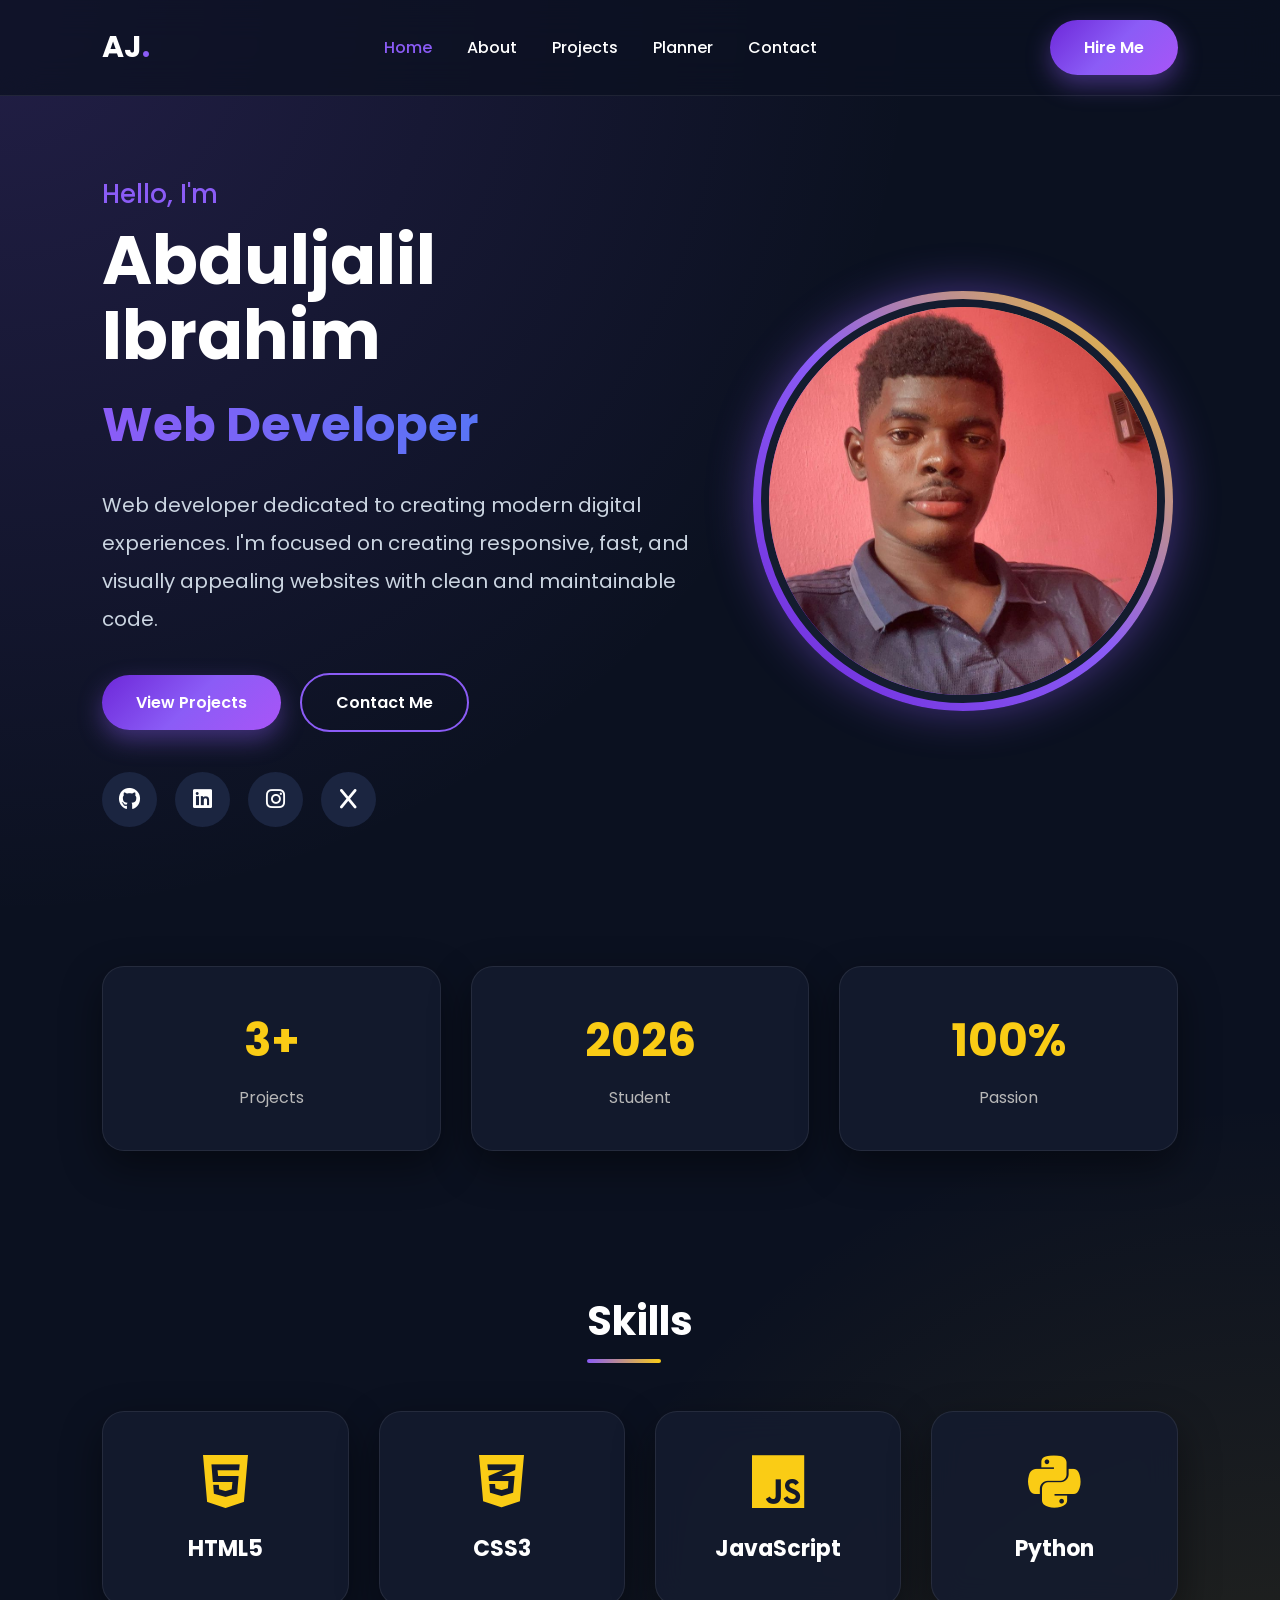
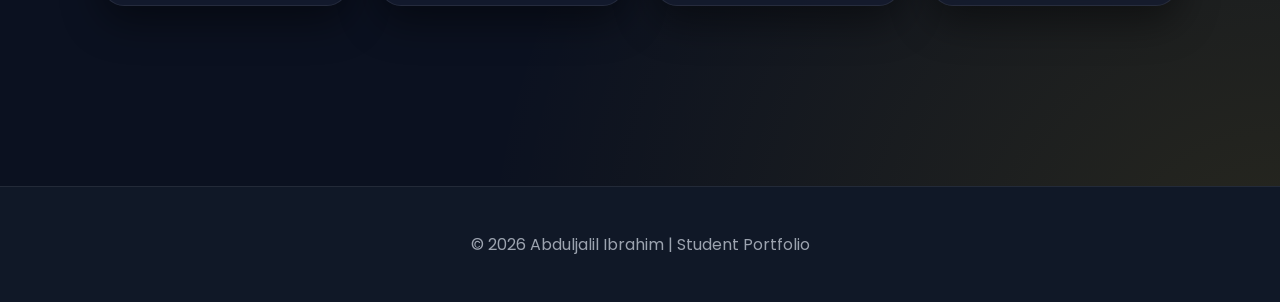
<file: index.html>
<!DOCTYPE html>
<html lang="en">

<head>

<meta charset="UTF-8">
<meta name="viewport" content="width=device-width, initial-scale=1.0">

<title>Abduljalil Ibrahim | Portfolio</title>

<link rel="stylesheet" href="css/style.css">

<link rel="preconnect" href="https://fonts.googleapis.com">
<link rel="preconnect" href="https://fonts.gstatic.com" crossorigin>

<link href="https://fonts.googleapis.com/css2?family=Poppins:wght@300;400;500;600;700;800&display=swap" rel="stylesheet">

<link rel="stylesheet"
href="https://cdnjs.cloudflare.com/ajax/libs/font-awesome/6.5.2/css/all.min.css">

</head>

<body>

<!--================ NAVIGATION ================-->

<header>

<nav class="navbar">

<div class="logo">
AJ<span>.</span>
</div>

<ul class="nav-links">

<li><a href="index.html" class="active">Home</a></li>

<li><a href="about.html">About</a></li>

<li><a href="projects.html">Projects</a></li>

<li><a href="planner.html">Planner</a></li>

<li><a href="contact.html">Contact</a></li>

</ul>

<a href="contact.html" class="hire-btn">

Hire Me

</a>

</nav>

</header>

<section class="hero">

    <div class="hero-left">

        <h3>Hello, I'm</h3>

        <h1>Abduljalil Ibrahim</h1>

        <h2>Web Developer</h2>

        <p>
            Web developer dedicated to creating modern digital
            experiences. I'm focused on creating responsive, fast,
            and visually appealing websites with clean and maintainable
            code.
        </p>

        <div class="hero-buttons">
            <a href="projects.html" class="btn">View Projects</a>
            <a href="contact.html" class="btn-outline">Contact Me</a>
        </div>

        <div class="social-icons">
            <a href="https://github.com/BlaqSpartan"><i class="fab fa-github"></i></a>
            <a href="https://linkedin.com/in/Abduljalil Ibrahim"><i class="fab fa-linkedin"></i></a>
            <a href="https://instagram.com/lwad.26"><i class="fab fa-instagram"></i></a>
            <a href="https://x.com/lwJalil"><i class="fab fa-x"></i></a>
        </div>

    </div>

    <div class="hero-right">

        <div class="image-box">
            <img src="images/me.jpeg" alt="Profile">
        </div>

    </div>

</section>


<section class="stats">

<div class="stat-card">

<h2>3+</h2>

<p>Projects</p>

</div>

<div class="stat-card">

<h2>2026</h2>

<p>Student</p>

</div>

<div class="stat-card">

<h2>100%</h2>

<p>Passion</p>

</div>

</section>


<section class="skills-preview">

<h2>

Skills

</h2>

<div class="skills-grid">

<div class="skill">

<i class="fab fa-html5"></i>

<h3>HTML5</h3>

</div>

<div class="skill">

<i class="fab fa-css3-alt"></i>

<h3>CSS3</h3>

</div>

<div class="skill">

<i class="fab fa-js"></i>

<h3>JavaScript</h3>

</div>

<div class="skill">

<i class="fab fa-python"></i>

<h3>Python</h3>

</div>

</div>

</section>

<!--================ FOOTER ================-->

<footer>

<p>

© 2026 Abduljalil Ibrahim | Student Portfolio

</p>

</footer>

</body>

</html>
</file>
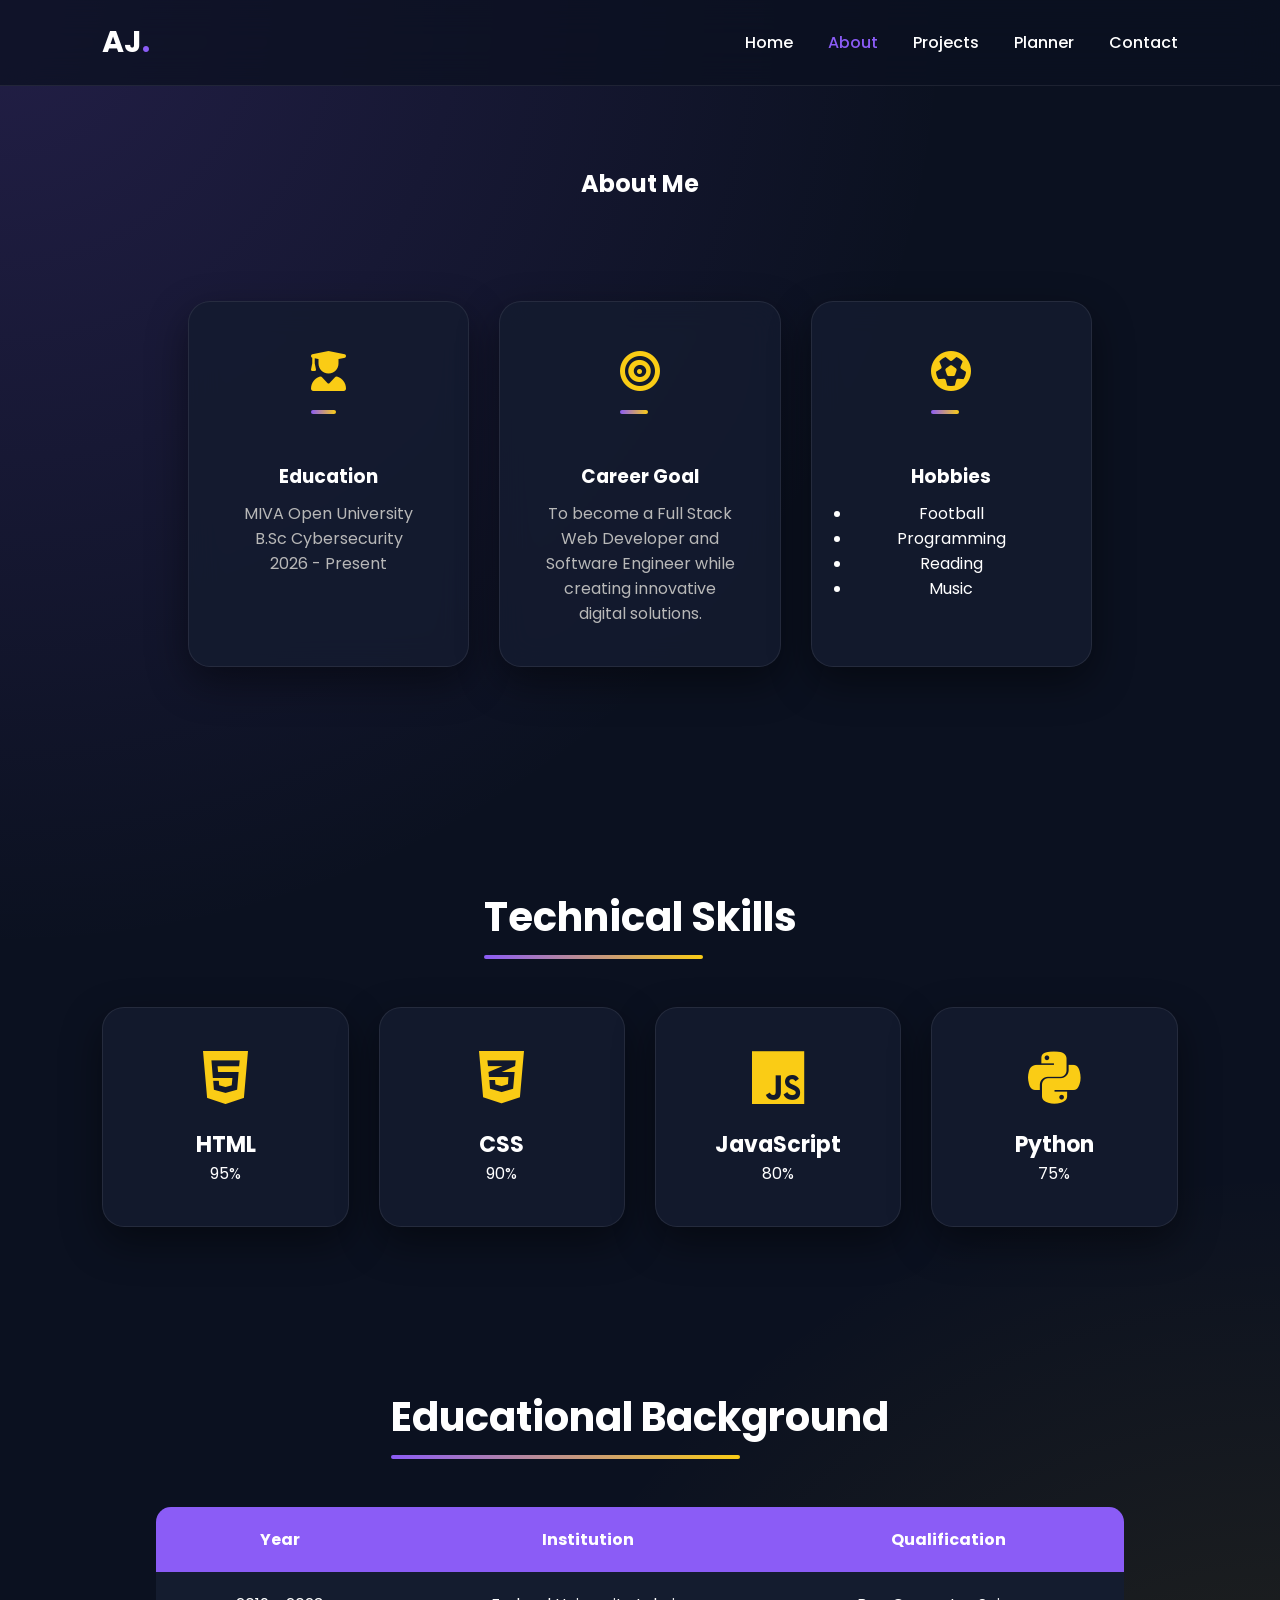
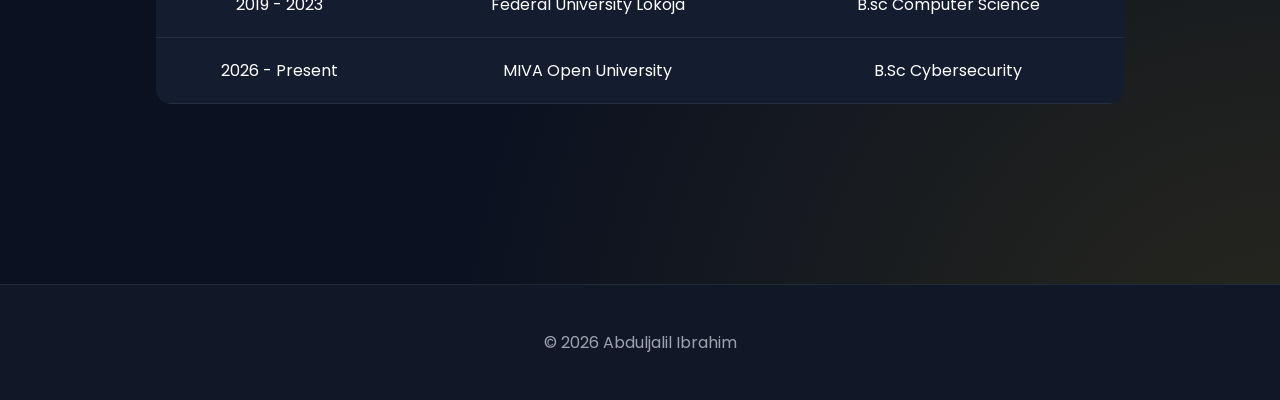
<file: about.html>
<!DOCTYPE html>
<html lang="en">

<head>

<meta charset="UTF-8">

<meta name="viewport" content="width=device-width, initial-scale=1.0">

<title>About Me</title>

<link rel="stylesheet" href="css/style.css">

<link rel="preconnect" href="https://fonts.googleapis.com">

<link rel="preconnect" href="https://fonts.gstatic.com" crossorigin>

<link href="https://fonts.googleapis.com/css2?family=Poppins:wght@300;400;500;600;700&display=swap" rel="stylesheet">

<link rel="stylesheet"
href="https://cdnjs.cloudflare.com/ajax/libs/font-awesome/6.5.2/css/all.min.css">

</head>

<body>

<header>

<nav class="navbar">

<div class="logo">

AJ<span>.</span>

</div>

<ul class="nav-links">

<li><a href="index.html">Home</a></li>

<li><a href="about.html" class="active">About</a></li>

<li><a href="projects.html">Projects</a></li>

<li><a href="planner.html">Planner</a></li>

<li><a href="contact.html">Contact</a></li>

</ul>

</nav>

</header>

<section class="skills-preview">

<h1 style="margin-bottom:40px;">About Me</h1>

<div class="stats">

<div class="stat-card">

<h2><i class="fas fa-user-graduate"></i></h2>

<h3>Education</h3>

<p>

MIVA Open University

<br>

B.Sc Cybersecurity

<br>

2026 - Present

</p>

</div>

<div class="stat-card">

<h2><i class="fas fa-bullseye"></i></h2>

<h3>Career Goal</h3>

<p>

To become a Full Stack Web Developer and Software Engineer while creating innovative digital solutions.

</p>

</div>

<div class="stat-card">

<h2><i class="fas fa-futbol"></i></h2>

<h3>Hobbies</h3>

<p>


    <ul>
        <li>Football</li>
        <li>Programming</li>
        <li>Reading</li>
        <li>Music</li>
    </ul>
</p>

</div>

</div>

</section>

<section class="skills-preview">

<h2>Technical Skills</h2>

<div class="skills-grid">

<div class="skill">

<i class="fab fa-html5"></i>

<h3>HTML</h3>

<p>95%</p>

</div>

<div class="skill">

<i class="fab fa-css3-alt"></i>

<h3>CSS</h3>

<p>90%</p>

</div>

<div class="skill">

<i class="fab fa-js"></i>

<h3>JavaScript</h3>

<p>80%</p>

</div>

<div class="skill">

<i class="fab fa-python"></i>

<h3>Python</h3>

<p>75%</p>

</div>

</div>

</section>

<section class="skills-preview">

<h2>Educational Background</h2>

<table class="education-table">

<tr>

<th>Year</th>

<th>Institution</th>

<th>Qualification</th>

</tr>

<tr>

<td>2019 - 2023</td>

<td>Federal University Lokoja</td>

<td>B.sc Computer Science</td>

</tr>

<tr>

<td>2026 - Present</td>

<td>MIVA Open University</td>

<td>B.Sc Cybersecurity</td>

</tr>

</table>

</section>

<footer>

<p>

© 2026 Abduljalil Ibrahim

</p>

</footer>

</body>

</html>
</file>
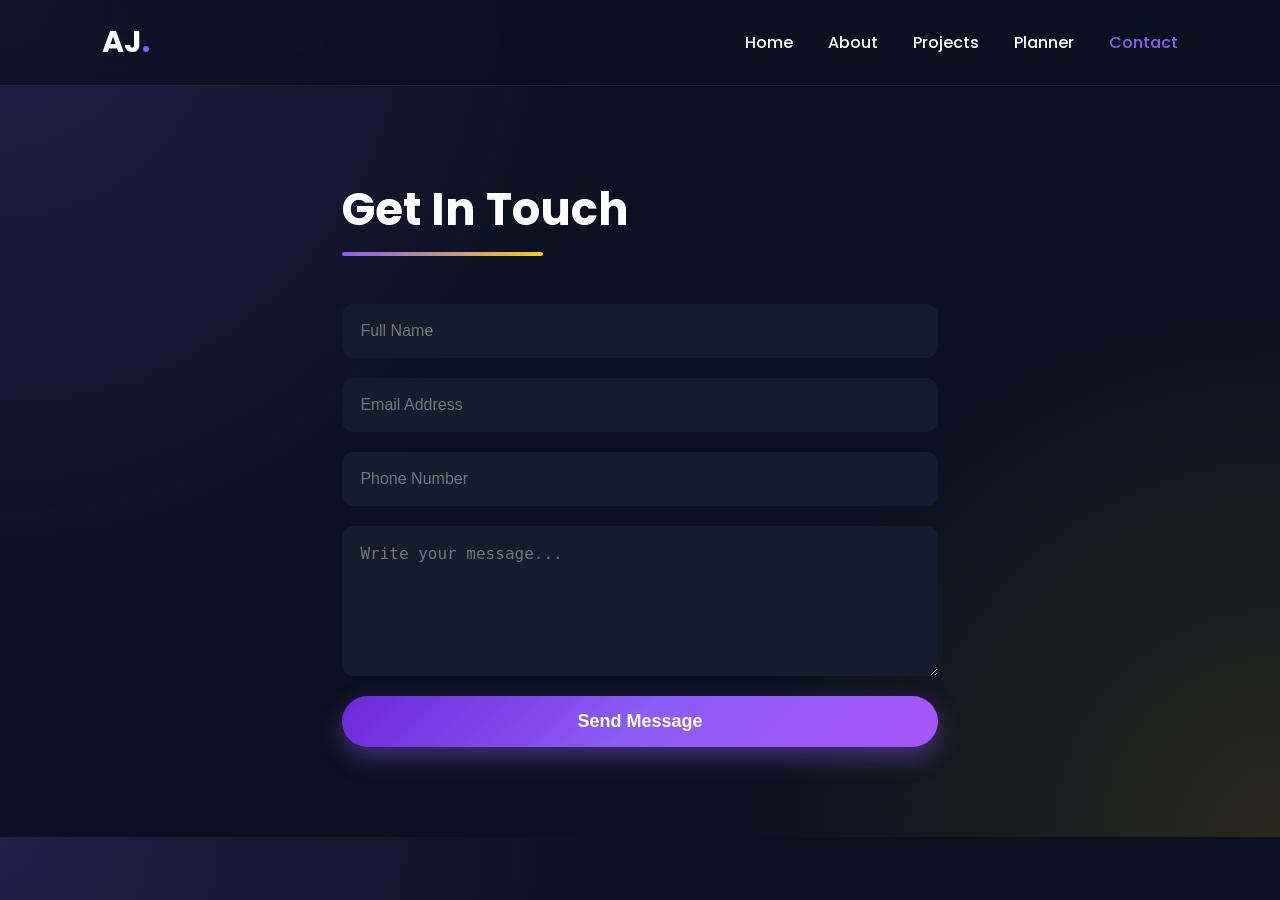
<file: contact.html>
<!DOCTYPE html>
<html lang="en">

<head>

<meta charset="UTF-8">

<meta name="viewport" content="width=device-width, initial-scale=1.0">

<title>Contact Me</title>

<link rel="stylesheet" href="css/style.css">

<link rel="preconnect" href="https://fonts.googleapis.com">

<link rel="preconnect" href="https://fonts.gstatic.com" crossorigin>

<link href="https://fonts.googleapis.com/css2?family=Poppins:wght@300;400;500;600;700&display=swap" rel="stylesheet">

<link rel="stylesheet"
href="https://cdnjs.cloudflare.com/ajax/libs/font-awesome/6.5.2/css/all.min.css">

</head>

<body>

<header>

<nav class="navbar">

<div class="logo">

AJ<span>.</span>

</div>

<ul class="nav-links">

<li><a href="index.html">Home</a></li>

<li><a href="about.html">About</a></li>

<li><a href="projects.html">Projects</a></li>

<li><a href="planner.html">Planner</a></li>

<li><a href="contact.html" class="active">Contact</a></li>

</ul>

</nav>

</header>

<section class="contact">

<h1>Get In Touch</h1>

<form id="contactForm">

<input
type="text"
id="name"
placeholder="Full Name">

<input
type="email"
id="email"
placeholder="Email Address">

<input
type="text"
id="phone"
placeholder="Phone Number">

<textarea
id="message"
rows="6"
placeholder="Write your message..."></textarea>

<button type="submit">

Send Message

</button>

</form>

</section>

<script src="js/contact.js"></script>

</body>

</html>
</file>
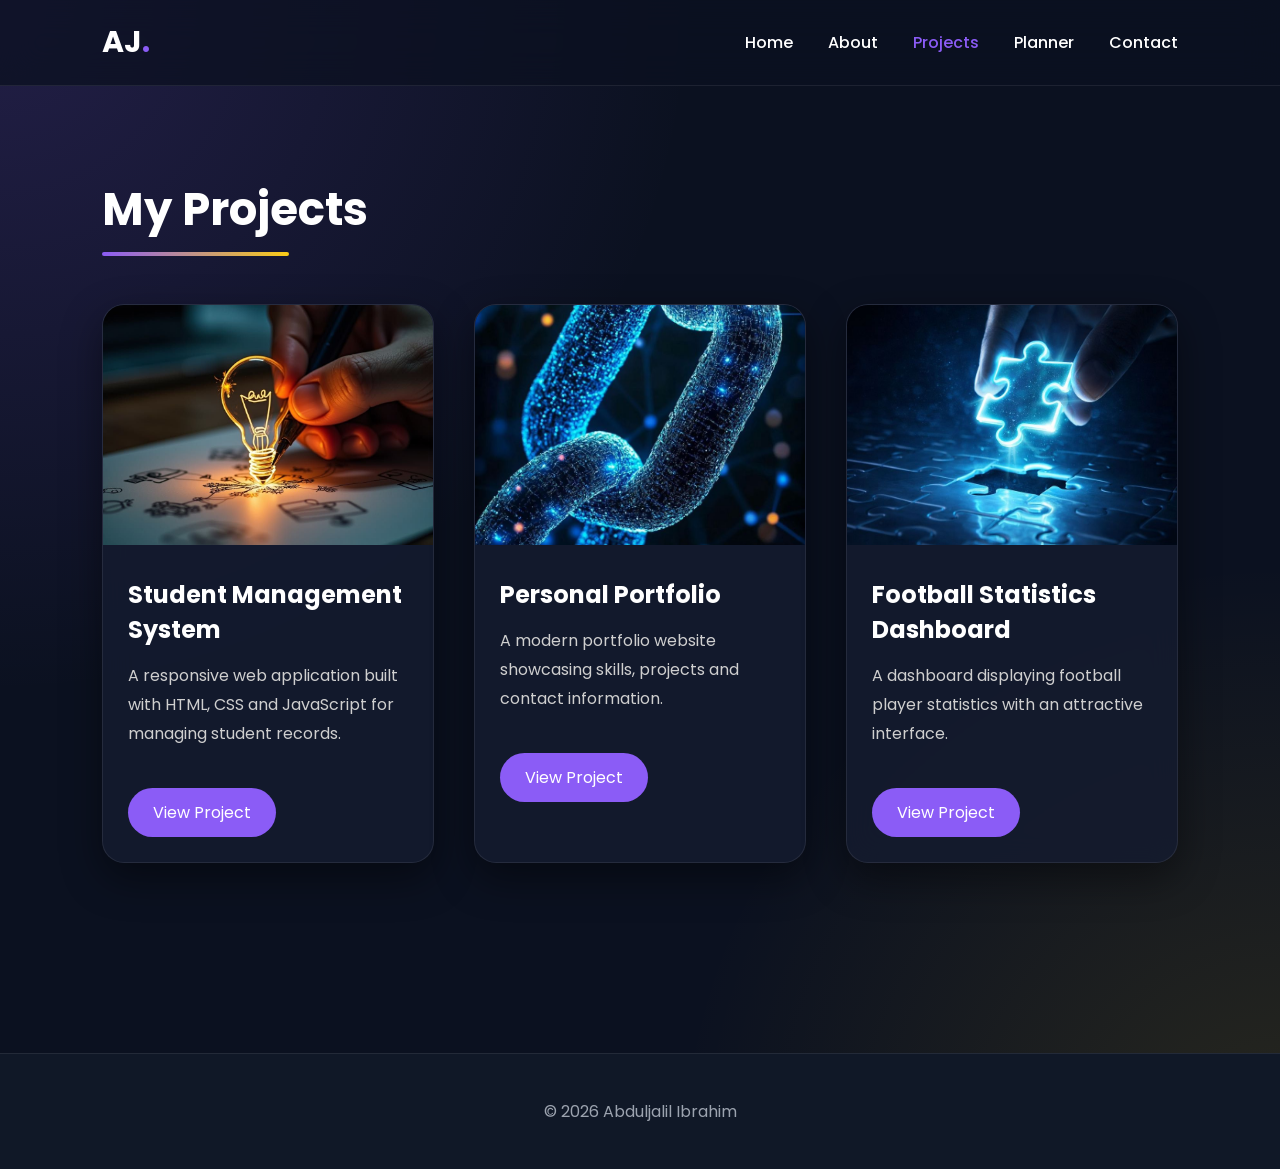
<file: projects.html>
<!DOCTYPE html>
<html lang="en">

<head>

<meta charset="UTF-8">

<meta name="viewport" content="width=device-width, initial-scale=1.0">

<title>Projects</title>

<link rel="stylesheet" href="css/style.css">

<link rel="preconnect" href="https://fonts.googleapis.com">

<link rel="preconnect" href="https://fonts.gstatic.com" crossorigin>

<link href="https://fonts.googleapis.com/css2?family=Poppins:wght@300;400;500;600;700&display=swap" rel="stylesheet">

<link rel="stylesheet"
href="https://cdnjs.cloudflare.com/ajax/libs/font-awesome/6.5.2/css/all.min.css">

</head>

<body>

<header>

<nav class="navbar">

<div class="logo">

AJ<span>.</span>

</div>

<ul class="nav-links">

<li><a href="index.html">Home</a></li>

<li><a href="about.html">About</a></li>

<li><a href="projects.html" class="active">Projects</a></li>

<li><a href="planner.html">Planner</a></li>

<li><a href="contact.html">Contact</a></li>

</ul>

</nav>

</header>

<section class="projects">

<h1 class="section-title">

My Projects

</h1>

<div class="project-grid">

<div class="project-card">

<img src="images/pro 1.jpeg">

<div class="project-info">

<h2>Student Management System</h2>

<p>

A responsive web application built with HTML, CSS and JavaScript for managing student records.

</p>

<a href="#">View Project</a>

</div>

</div>

<div class="project-card">

<img src="images/pro 2.jpeg">

<div class="project-info">

<h2>Personal Portfolio</h2>

<p>

A modern portfolio website showcasing skills, projects and contact information.

</p>

<a href="#">View Project</a>

</div>

</div>

<div class="project-card">

<img src="images/pro 3.jpeg">

<div class="project-info">

<h2>Football Statistics Dashboard</h2>

<p>

A dashboard displaying football player statistics with an attractive interface.

</p>

<a href="#">View Project</a>

</div>

</div>

</div>

</section>

<footer>

<p>

© 2026 Abduljalil Ibrahim

</p>

</footer>

</body>

</html>
</file>
<file: css/style.css>
/*============================

GLOBAL SETTINGS

=============================*/

*{
margin:0;
padding:0;
box-sizing:border-box;
scroll-behavior:smooth;
}

:root{

--bg:#0b1120;
--card:#141c2f;
--purple:#8b5cf6;
--purple2:#6d28d9;
--gold:#facc15;
--white:#ffffff;
--gray:#b8b8b8;

}

body{

font-family:'Poppins',sans-serif;
background:var(--bg);
color:var(--white);

}

/*============================

NAVBAR

=============================*/

header{

width:100%;
padding:20px 8%;

}

.navbar{

display:flex;

justify-content:space-between;

align-items:center;

}

.logo{

font-size:30px;

font-weight:700;

color:white;

}

.logo span{

color:var(--purple);

}

.nav-links{

display:flex;

gap:35px;

list-style:none;

}

.nav-links a{

text-decoration:none;

color:white;

font-weight:500;

transition:.4s;

}

.nav-links a:hover{

color:var(--purple);

}

.active{

color:var(--purple)!important;

}

/*============================

BUTTONS

=============================*/

.hire-btn,
.btn{

background:linear-gradient(45deg,var(--purple),var(--purple2));

padding:13px 28px;

border-radius:50px;

color:white;

text-decoration:none;

font-weight:600;

transition:.4s;

display:inline-block;

}

.hire-btn:hover,
.btn:hover{

transform:translateY(-5px);

box-shadow:0 0 25px var(--purple);

}

.btn-outline{

border:2px solid var(--purple);

padding:13px 28px;

border-radius:50px;

text-decoration:none;

color:white;

margin-left:15px;

transition:.4s;

display:inline-block;

}

.btn-outline:hover{

background:var(--purple);

}

/*============================

HERO SECTION

=============================*/

.hero{

width:100%;

min-height:90vh;

display:flex;

justify-content:space-between;

align-items:center;

padding:60px 8%;

}

.hero-left{

width:55%;

}

.hello{

color:var(--gold);

font-size:18px;

margin-bottom:15px;

}

.hero h1{

font-size:65px;

margin-bottom:15px;

}

.hero h1 span{

color:var(--purple);

}

.hero h3{

font-size:28px;

font-weight:500;

margin-bottom:20px;

}

.description{

color:var(--gray);

line-height:1.8;

margin-bottom:35px;

}

.hero-buttons{

margin-bottom:40px;

}

/*============================

SOCIAL ICONS

=============================*/

.social-icons{

display:flex;

gap:18px;

}

.social-icons a{

width:55px;

height:55px;

border-radius:50%;

display:flex;

justify-content:center;

align-items:center;

background:#1b2540;

color:white;

font-size:22px;

transition:.4s;

text-decoration:none;

}

.social-icons a:hover{

background:var(--purple);

transform:translateY(-8px);

}

/*============================

PROFILE IMAGE

=============================*/

.hero-right{

display:flex;

justify-content:center;

align-items:center;

width:40%;

}

.image-box{

width:420px;

height:420px;

border-radius:50%;

background:linear-gradient(45deg,#6d28d9,#8b5cf6,#facc15);

padding:8px;

animation:float 4s ease-in-out infinite;

}

.image-box img{

width:100%;

height:100%;

object-fit:cover;

border-radius:50%;

border:8px solid #141c2f;

}

@keyframes float{

0%{

transform:translateY(0);

}

50%{

transform:translateY(-15px);

}

100%{

transform:translateY(0);

}

}

/*============================

STATS

=============================*/

.stats{

display:grid;

grid-template-columns:repeat(3,1fr);

gap:30px;

padding:60px 8%;

}

.stat-card{

background:var(--card);

padding:40px;

text-align:center;

border-radius:20px;

transition:.4s;

}

.stat-card:hover{

transform:translateY(-10px);

box-shadow:0 0 25px rgba(139,92,246,.5);

}

.stat-card h2{

font-size:45px;

color:var(--gold);

}

.stat-card p{

margin-top:10px;

color:var(--gray);

}

/*============================

SKILLS

=============================*/

.skills-preview{

padding:80px 8%;

text-align:center;

}

.skills-preview h2{

font-size:40px;

margin-bottom:50px;

}

.skills-grid{

display:grid;

grid-template-columns:repeat(4,1fr);

gap:30px;

}

.skill{

background:var(--card);

padding:40px;

border-radius:20px;

transition:.4s;

}

.skill:hover{

transform:translateY(-10px);

box-shadow:0 0 25px rgba(139,92,246,.5);

}

.skill i{

font-size:55px;

color:var(--gold);

margin-bottom:20px;

}

.skill h3{

font-size:22px;

}

/*============================

FOOTER

=============================*/

footer{

padding:30px;

text-align:center;

background:#101827;

color:var(--gray);

margin-top:60px;

}

/*======================================
MODERN BACKGROUND
======================================*/

body{
    background:
    radial-gradient(circle at top right,#6d28d944 0%,transparent 30%),
    radial-gradient(circle at bottom left,#8b5cf633 0%,transparent 35%),
    #0b1120;
}

/*======================================
GLASS EFFECT
======================================*/

.stat-card,
.skill{

backdrop-filter:blur(12px);

background:rgba(20,28,47,.8);

border:1px solid rgba(255,255,255,.08);

}

/*======================================
SECTION ANIMATION
======================================*/

.hero-left,
.hero-right,
.stat-card,
.skill{

animation:fadeUp .8s ease forwards;

}

@keyframes fadeUp{

from{

opacity:0;

transform:translateY(40px);

}

to{

opacity:1;

transform:translateY(0);

}

}

/*======================================
SCROLLBAR
======================================*/

::-webkit-scrollbar{

width:10px;

}

::-webkit-scrollbar-track{

background:#0b1120;

}

::-webkit-scrollbar-thumb{

background:#8b5cf6;

border-radius:10px;

}

/*======================================
RESPONSIVE DESIGN
======================================*/

@media(max-width:1000px){

.hero{

flex-direction:column-reverse;

text-align:center;

}

.hero-left,
.hero-right{

width:100%;

}

.hero-buttons{

display:flex;

justify-content:center;

flex-wrap:wrap;

gap:20px;

}

.social-icons{

justify-content:center;

}

.stats{

grid-template-columns:1fr;

}

.skills-grid{

grid-template-columns:repeat(2,1fr);

}

.image-box{

width:320px;

height:320px;

margin-bottom:40px;

}

}

@media(max-width:700px){

.navbar{

flex-direction:column;

gap:20px;

}

.nav-links{

flex-direction:column;

text-align:center;

gap:15px;

}

.hero h1{

font-size:42px;

}

.hero h3{

font-size:22px;

}

.skills-grid{

grid-template-columns:1fr;

}

.image-box{

width:260px;

height:260px;

}

}
.education-table{

width:90%;

margin:auto;

border-collapse:collapse;

background:#141c2f;

border-radius:15px;

overflow:hidden;

}

.education-table th{

background:#8b5cf6;

padding:20px;

}

.education-table td{

padding:20px;

text-align:center;

border-bottom:1px solid rgba(255,255,255,.08);

}

.education-table tr:hover{

background:#1d2945;

transition:.3s;

}
/*========================

PROJECTS

========================*/

.projects{

padding:90px 8%;

}

.section-title{

text-align:center;

font-size:45px;

margin-bottom:60px;

}

.project-grid{

display:grid;

grid-template-columns:repeat(auto-fit,minmax(320px,1fr));

gap:40px;

}

.project-card{

background:#141c2f;

border-radius:20px;

overflow:hidden;

transition:.4s;

box-shadow:0 10px 30px rgba(0,0,0,.4);

}

.project-card:hover{

transform:translateY(-12px);

box-shadow:0 0 35px rgba(139,92,246,.6);

}

.project-card img{

width:100%;

height:220px;

object-fit:cover;

}

.project-info{

padding:25px;

}

.project-info h2{

margin-bottom:15px;

}

.project-info p{

color:#cfcfcf;

line-height:1.8;

margin-bottom:25px;

}

.project-info a{

display:inline-block;

background:#8b5cf6;

padding:12px 24px;

border-radius:40px;

text-decoration:none;

color:white;

transition:.3s;

}

.project-info a:hover{

background:#6d28d9;

}
/*========================

ACADEMIC PLANNER

========================*/

.planner{

padding:80px 8%;

text-align:center;

}

.planner h1{

font-size:45px;

margin-bottom:40px;

}

.planner-box{

display:flex;

justify-content:center;

gap:15px;

flex-wrap:wrap;

margin-bottom:30px;

}

.planner-box input{

width:400px;

padding:18px;

border:none;

outline:none;

border-radius:10px;

font-size:16px;

background:#141c2f;

color:white;

}

.planner-box button{

padding:18px 35px;

background:#8b5cf6;

border:none;

border-radius:10px;

color:white;

cursor:pointer;

font-size:16px;

transition:.3s;

}

.planner-box button:hover{

background:#6d28d9;

}

.counter{

margin-bottom:30px;

font-size:20px;

color:#facc15;

}

#taskList{

list-style:none;

max-width:700px;

margin:auto;

}

.task{

display:flex;

justify-content:space-between;

align-items:center;

background:#141c2f;

padding:18px;

margin:15px 0;

border-radius:12px;

}

.task button{

margin-left:10px;

padding:8px 15px;

border:none;

border-radius:8px;

cursor:pointer;

}

.complete{

background:green;

color:white;

}

.delete{

background:red;

color:white;

}

.done{

text-decoration:line-through;

opacity:.6;

}
/*========================

CONTACT

========================*/

.contact{

padding:90px 8%;

max-width:800px;

margin:auto;

}

.contact h1{

text-align:center;

font-size:45px;

margin-bottom:50px;

}

.contact form{

display:flex;

flex-direction:column;

gap:20px;

}

.contact input,
.contact textarea{

padding:18px;

border:none;

border-radius:12px;

background:#141c2f;

color:white;

font-size:16px;

outline:none;

}

.contact input:focus,
.contact textarea:focus{

box-shadow:0 0 15px rgba(139,92,246,.5);

}

.contact button{

padding:18px;

background:#8b5cf6;

border:none;

border-radius:12px;

color:white;

font-size:18px;

cursor:pointer;

transition:.3s;

}

.contact button:hover{

background:#6d28d9;

transform:translateY(-3px);

}
/* ===================================================
   FINAL PREMIUM DESIGN UPGRADE
   Paste this at the END of style.css
===================================================*/

/* Premium Background */

body{
    background:
    radial-gradient(circle at top left, rgba(139,92,246,.18), transparent 40%),
    radial-gradient(circle at bottom right, rgba(250,204,21,.12), transparent 35%),
    #0b1120;
    color:#fff;
}

/* ===================================================
   FINAL PREMIUM DESIGN UPGRADE
   Paste this at the END of style.css
===================================================*/

/* Premium Background */

body{
    background:
    radial-gradient(circle at top left, rgba(139,92,246,.18), transparent 40%),
    radial-gradient(circle at bottom right, rgba(250,204,21,.12), transparent 35%),
    #0b1120;
    color:#fff;
}

/* Glass Navigation */

header{
    position:sticky;
    top:10;
    width:100%;
    z-index:999;
    backdrop-filter:blur(18px);
    background:rgba(11,17,32,.75);
    border-bottom:1px solid rgba(255,255,255,.08);
}

.hero-left h3{

font-size:26px;

color:#8b5cf6;

margin-bottom:10px;

}

.hero-left h1{

font-size:68px;

font-weight:700;

line-height:1.1;

margin-bottom:15px;

}

.hero-left h2{

font-size:48px;

margin-bottom:25px;

background:linear-gradient(90deg,#8b5cf6,#3b82f6);

-webkit-background-clip:text;

-webkit-text-fill-color:transparent;

}

.hero-left p{

font-size:20px;

line-height:1.9;

color:#cbd5e1;

max-width:600px;

margin-bottom:35px;

}

/* Buttons */

.btn,
.btn-outline,
.hire-btn,
.contact button,
.planner-box button{

    padding:15px 34px;
    border-radius:50px;
    font-weight:600;
    transition:.4s;
}

.btn,
.hire-btn,
.contact button,
.planner-box button{

    background:linear-gradient(135deg,#6d28d9,#8b5cf6,#a855f7);
    box-shadow:0 10px 25px rgba(139,92,246,.4);
}

.btn:hover,
.hire-btn:hover,
.contact button:hover,
.planner-box button:hover{

    transform:translateY(-5px);
    box-shadow:0 0 30px rgba(139,92,246,.8);
}

.btn-outline{

    border:2px solid #8b5cf6;
}

.btn-outline:hover{

    background:#8b5cf6;
}

/* Social Icons */

.social-icons a{

    width:55px;
    height:55px;
    border-radius:50%;
    background:#1b2540;
    transition:.4s;
}

.social-icons a:hover{

    background:#8b5cf6;
    transform:translateY(-8px) rotate(360deg);
}

/* Floating Profile */

.image-box{

    box-shadow:0 0 45px rgba(139,92,246,.45);
}

.image-box:hover{

    transform:scale(1.03);
}

/* Cards */

.stat-card,
.skill,
.project-card{

    background:rgba(20,28,47,.85);

    backdrop-filter:blur(15px);

    border:1px solid rgba(255,255,255,.08);

    border-radius:22px;

    box-shadow:0 15px 40px rgba(0,0,0,.45);

    transition:.4s;
}

.stat-card:hover,
.skill:hover,
.project-card:hover{

    transform:translateY(-12px) scale(1.03);

    box-shadow:0 0 35px rgba(139,92,246,.7);
}

/* Skills */

.skill i{

    font-size:60px;

    color:#facc15;
}

/* Section Headings */

.section-title,
.skills-preview h2,
.contact h1,
.planner h1{

    position:relative;

    display:inline-block;

    margin-bottom:60px;
}

.section-title::after,
.skills-preview h2::after,
.contact h1::after,
.planner h1::after{

    content:"";

    position:absolute;

    left:0;

    bottom:-12px;

    width:70%;

    height:4px;

    border-radius:20px;

    background:linear-gradient(90deg,#8b5cf6,#facc15);
}

/* Projects */

.project-card{

    overflow:hidden;
}

.project-card img{

    width:100%;
    height:240px;
    object-fit:cover;
    transition:.5s;
}

.project-card:hover img{

    transform:scale(1.08);
}

.project-info{

    padding:25px;
}

.project-info a{

    display:inline-block;

    margin-top:15px;

    background:#8b5cf6;

    color:white;

    padding:12px 25px;

    border-radius:30px;

    text-decoration:none;

    transition:.3s;
}

.project-info a:hover{

    background:#6d28d9;
}

/* Planner */

.task{

    display:flex;

    justify-content:space-between;

    align-items:center;

    background:#141c2f;

    padding:18px 20px;

    border-radius:15px;

    margin:15px 0;

    transition:.3s;

    box-shadow:0 8px 20px rgba(0,0,0,.3);
}

.task:hover{

    transform:translateY(-3px);
}

.done span{

    text-decoration:line-through;

    color:#9ca3af;
}

.task button{

    padding:10px 18px;

    border:none;

    border-radius:10px;

    cursor:pointer;

    color:white;

    font-weight:600;

    transition:.3s;
}

.complete{

    background:#22c55e;
}

.complete:hover{

    background:#16a34a;

    transform:scale(1.08);
}

.delete{

    background:#ef4444;
}

.delete:hover{

    background:#dc2626;

    transform:scale(1.08);
}

/* Contact */

.contact input,
.contact textarea{

    transition:.3s;
}

.contact input:focus,
.contact textarea:focus{

    border:1px solid #8b5cf6;

    box-shadow:0 0 20px rgba(139,92,246,.4);
}

/* Footer */

footer{

    margin-top:100px;

    padding:45px;

    text-align:center;

    color:#9ca3af;

    background:#101827;

    border-top:1px solid rgba(255,255,255,.08);
}

/* Scrollbar */

::-webkit-scrollbar{

    width:10px;
}

::-webkit-scrollbar-track{

    background:#0b1120;
}

::-webkit-scrollbar-thumb{

    background:#8b5cf6;

    border-radius:20px;
}

/* Fade Animation */

@keyframes fadeUp{

    from{

        opacity:0;

        transform:translateY(30px);
    }

    to{

        opacity:1;

        transform:translateY(0);
    }
}

.hero,
.stat-card,
.skill,
.project-card,
.contact,
.planner{

    animation:fadeUp .8s ease;
}

/* Responsive */

@media(max-width:900px){

.hero{

flex-direction:column-reverse;

text-align:center;
}

.hero-left,
.hero-right{

width:100%;
}

.hero h1{

font-size:50px;
}

.skills-grid{

grid-template-columns:1fr 1fr;
}

.project-grid{

grid-template-columns:1fr;
}

.stats{

grid-template-columns:1fr;
}

}

@media(max-width:600px){

.navbar{

flex-direction:column;

gap:20px;
}

.nav-links{

flex-direction:column;

gap:15px;
}

.skills-grid{

grid-template-columns:1fr;
}

.hero h1{

font-size:40px;
}

.image-box{

width:260px;

height:260px;
}

}
</file>
